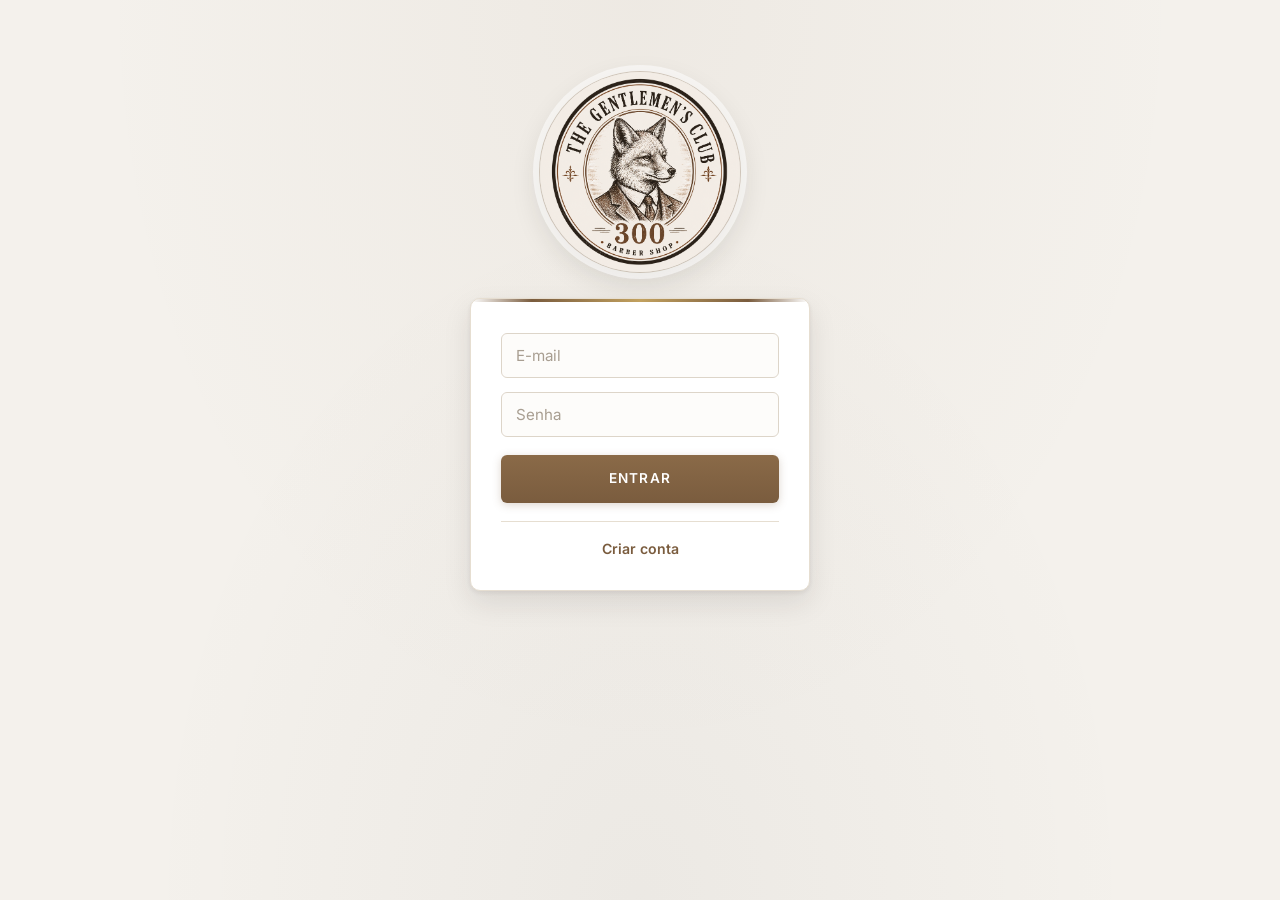
<file: index.html>
<!DOCTYPE html>
<html lang="pt-br">
<head>
  <meta charset="UTF-8" />
  <meta name="viewport" content="width=device-width, initial-scale=1" />
  <title>THE GENTLEMEN'S CLUB 300</title>
  <link rel="stylesheet" href="style.css" />
</head>
<body>
  <div class="login-container">
    <img src="logo.jpg" alt="The Gentlemen's Club 300 Barber Shop" class="logo logo-login" />
    <div class="card">
      <input type="email" id="email" placeholder="E-mail" />
      <input type="password" id="senha" placeholder="Senha" />
      <p class="erro" id="erro" style="display: none"></p>
      <button class="btn-primary" onclick="fazerLogin()">Entrar</button>
      <p class="link-secundario"><a href="cadastro.html">Criar conta</a></p>
    </div>
  </div>

  <script src="config.js"></script>
  <script>
    async function fazerLogin() {
      const email = document.getElementById("email").value.trim();
      const senha = document.getElementById("senha").value;
      const erroEl = document.getElementById("erro");
      erroEl.style.display = "none";

      try {
        const resposta = await fetch(`${API_URL}/login`, {
          method: "POST",
          headers: { "Content-Type": "application/json" },
          body: JSON.stringify({ email, senha }),
        });

        const dados = await resposta.json();

        if (!resposta.ok) {
          erroEl.textContent = dados.erro || "Erro ao fazer login";
          erroEl.style.display = "block";
          return;
        }

        salvarToken(dados.token, dados.nome);
        window.location.href = "clientes.html";
      } catch (e) {
        erroEl.textContent = "Não foi possível conectar ao servidor";
        erroEl.style.display = "block";
      }
    }

    // permite apertar Enter para logar
    document.getElementById("senha").addEventListener("keyup", (e) => {
      if (e.key === "Enter") fazerLogin();
    });
  </script>
</body>
</html>
</file>
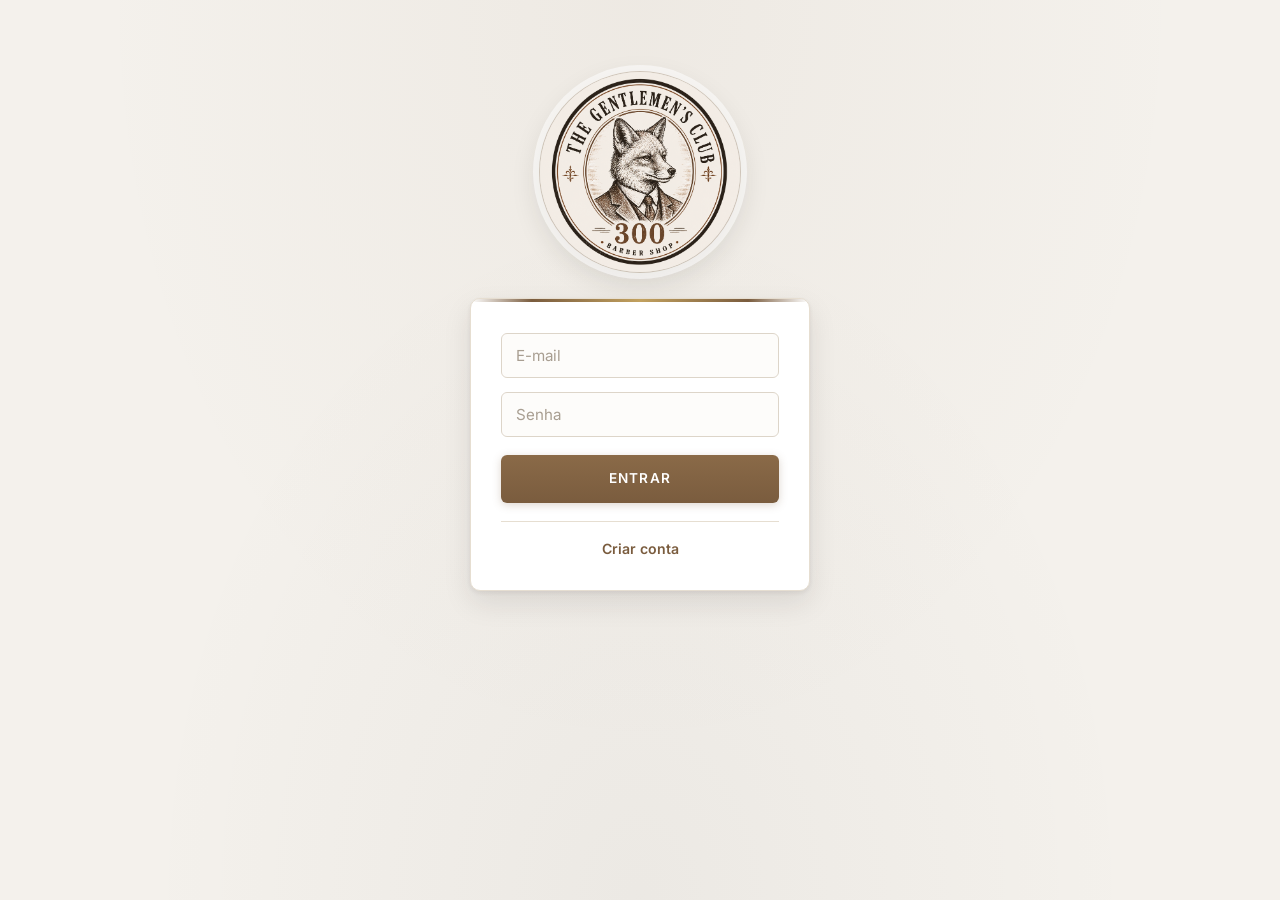
<file: agenda.html>
<!DOCTYPE html>
<html lang="pt-br">
<head>
  <meta charset="UTF-8" />
  <meta name="viewport" content="width=device-width, initial-scale=1" />
  <title>THE GENTLEMEN'S CLUB 300</title>
  <link rel="stylesheet" href="style.css" />
</head>
<body>
  <header>
    <img src="escrita.jpg" alt="The Gentlemen's Club 300 Barber Shop" class="logo logo-escrita" />
    <nav>
      <a href="clientes.html">Clientes</a>
      <a href="agenda.html">Agenda</a>
      <span id="saudacao-funcionario" class="saudacao"></span>
      <button onclick="logout()">Sair</button>
    </nav>
  </header>

  <main>
    <div class="card">
      <h2>Novo agendamento</h2>
      <div class="form-row">
        <select id="cliente_id"></select>
        <input type="text" id="servico" placeholder="Serviço (ex: Corte, Barba)" />
      </div>
      <div class="form-row form-row-data-horario">
        <div class="campo">
          <label for="data">Data</label>
          <input type="date" id="data" />
        </div>
        <div class="campo">
          <label for="horario">Horário</label>
          <input type="time" id="horario" />
        </div>
      </div>
      <p class="erro" id="erro" style="display: none"></p>
      <button class="btn-primary" onclick="criarAgendamento()">Agendar</button>
    </div>

    <div class="card">
      <h2>Agenda</h2>
      <div class="filtros">
        <label>Filtrar por data:</label>
        <input type="date" id="filtro-data" onchange="carregarAgendamentos()" />
        <button onclick="limparFiltro()">Ver todos</button>
      </div>
      <table>
        <thead>
          <tr>
            <th>Data</th>
            <th>Horário</th>
            <th>Cliente</th>
            <th>Serviço</th>
            <th>Status</th>
            <th>Ações</th>
          </tr>
        </thead>
        <tbody id="tabela-agenda"></tbody>
      </table>
    </div>
  </main>

  <script src="config.js"></script>
  <script src="agenda.js"></script>
  <script>
    mostrarSaudacaoFuncionario();
    marcarLinkAtivo();
  </script>
</body>
</html>
</file>
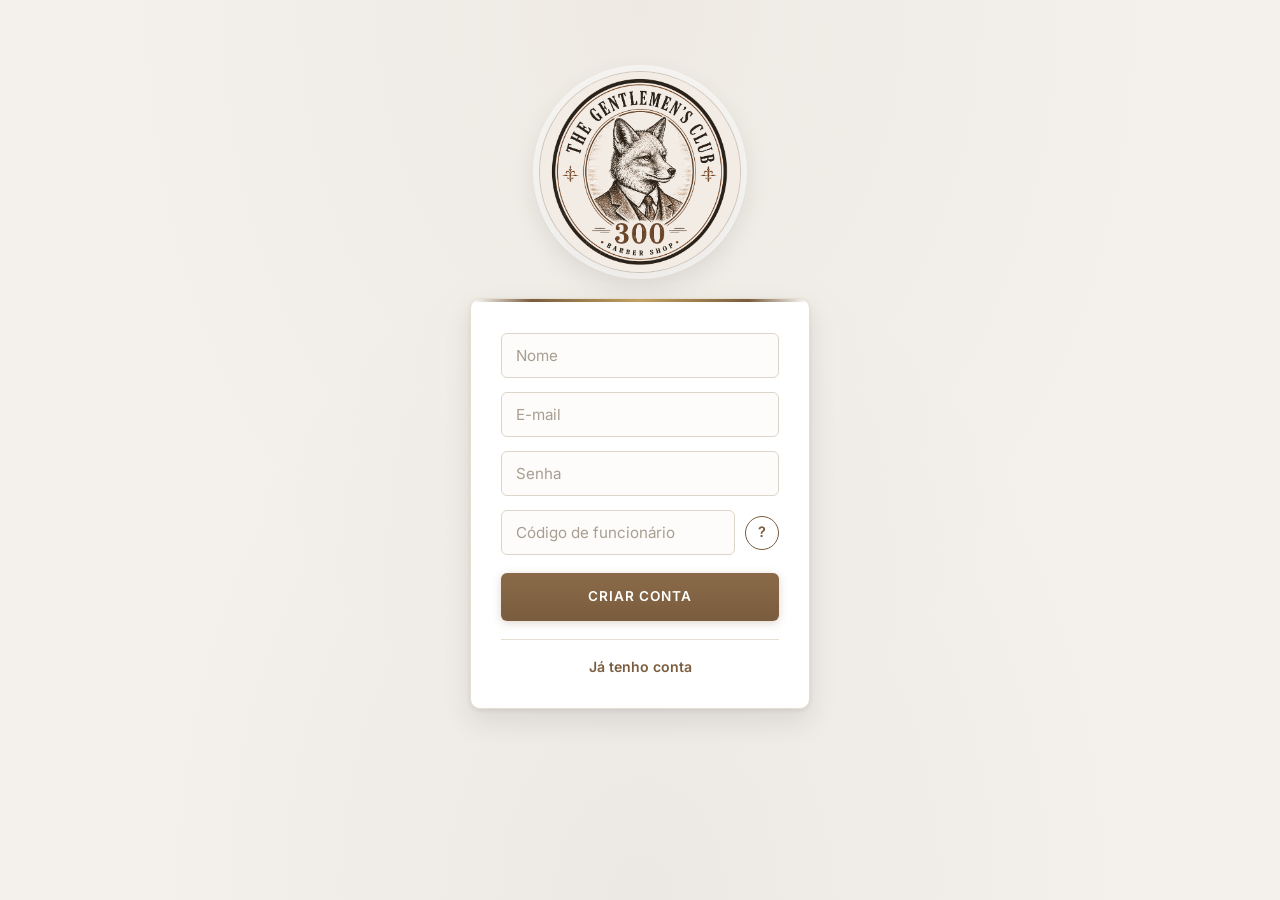
<file: cadastro.html>
<!DOCTYPE html>
<html lang="pt-br">
<head>
  <meta charset="UTF-8" />
  <meta name="viewport" content="width=device-width, initial-scale=1" />
  <title>THE GENTLEMEN'S CLUB 300</title>
  <link rel="stylesheet" href="style.css" />
</head>
<body>
  <div class="login-container">
    <img src="logo.jpg" alt="The Gentlemen's Club 300 Barber Shop" class="logo logo-login" />
    <div class="card">
      <input type="text" id="nome" placeholder="Nome" />
      <input type="email" id="email" placeholder="E-mail" />
      <input type="password" id="senha" placeholder="Senha" />

      <div class="campo-com-ajuda">
        <input type="text" id="codigo_funcionario" placeholder="Código de funcionário" />
        <button type="button" class="btn-ajuda" onclick="alternarAjuda()">?</button>
      </div>
      <p class="ajuda-texto" id="ajuda-texto" style="display: none">
        Apenas funcionários da barbearia podem criar conta. Insira o código
        fornecido pelo proprietário para confirmar seu vínculo com a barbearia.
        Para fins de teste/avaliação, o código é: barbearia300
      </p>

      <p class="erro" id="erro" style="display: none"></p>
      <button class="btn-primary" onclick="fazerCadastro()">Criar conta</button>
      <p class="link-secundario"><a href="index.html">Já tenho conta</a></p>
    </div>
  </div>

  <script src="config.js"></script>
  <script>
    function alternarAjuda() {
      const ajudaEl = document.getElementById("ajuda-texto");
      ajudaEl.style.display = ajudaEl.style.display === "none" ? "block" : "none";
    }

    async function fazerCadastro() {
      const nome = document.getElementById("nome").value.trim();
      const email = document.getElementById("email").value.trim();
      const senha = document.getElementById("senha").value;
      const codigo = document.getElementById("codigo_funcionario").value.trim();
      const erroEl = document.getElementById("erro");
      erroEl.style.display = "none";

      try {
        const resposta = await fetch(`${API_URL}/register`, {
          method: "POST",
          headers: { "Content-Type": "application/json" },
          body: JSON.stringify({ nome, email, senha, codigo }),
        });

        const dados = await resposta.json();

        if (!resposta.ok) {
          erroEl.textContent = dados.erro || "Erro ao criar conta";
          erroEl.style.display = "block";
          return;
        }

        window.location.href = "index.html";
      } catch (e) {
        erroEl.textContent = "Não foi possível conectar ao servidor";
        erroEl.style.display = "block";
      }
    }
  </script>
</body>
</html>
</file>
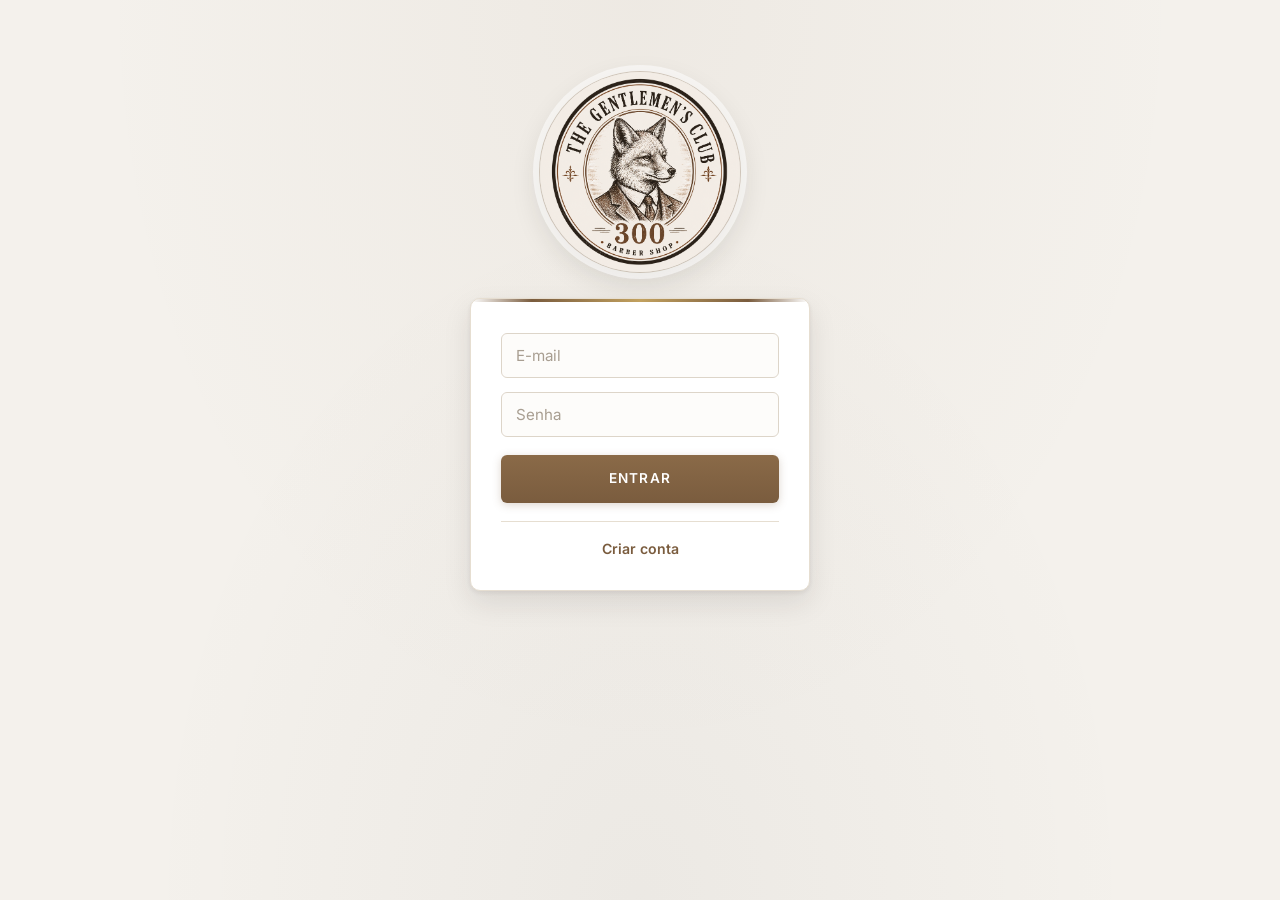
<file: clientes.html>
<!DOCTYPE html>
<html lang="pt-br">
<head>
  <meta charset="UTF-8" />
  <meta name="viewport" content="width=device-width, initial-scale=1" />
  <title>THE GENTLEMEN'S CLUB 300</title>
  <link rel="stylesheet" href="style.css" />
</head>
<body>
  <header>
    <img src="escrita.jpg" alt="The Gentlemen's Club 300 Barber Shop" class="logo logo-escrita" />
    <nav>
      <a href="clientes.html">Clientes</a>
      <a href="agenda.html">Agenda</a>
      <span id="saudacao-funcionario" class="saudacao"></span>
      <button onclick="logout()">Sair</button>
    </nav>
  </header>

  <main>
    <div class="card">
      <h2 id="titulo-form">Novo cliente</h2>
      <input type="hidden" id="cliente-id" />
      <div class="form-row">
        <input type="text" id="nome" placeholder="Nome" />
        <input type="email" id="email" placeholder="E-mail" />
      </div>
      <input type="text" id="observacoes" placeholder="Observações (opcional)" />
      <p class="erro" id="erro" style="display: none"></p>
      <button class="btn-primary" onclick="salvarCliente()">Salvar cliente</button>
    </div>

    <div class="card">
      <h2>Clientes cadastrados</h2>
      <table>
        <thead>
          <tr>
            <th>Nome</th>
            <th>E-mail</th>
            <th>Observações</th>
            <th>Ações</th>
          </tr>
        </thead>
        <tbody id="tabela-clientes"></tbody>
      </table>
    </div>
  </main>

  <script src="config.js"></script>
  <script src="clientes.js"></script>
  <script>
    mostrarSaudacaoFuncionario();
    marcarLinkAtivo();
  </script>
</body>
</html>
</file>
<file: style.css>
@import url("https://fonts.googleapis.com/css2?family=Playfair+Display:wght@500;600;700&family=Inter:wght@400;500;600&display=swap");

/* ==================== TOKENS ==================== */

:root {
  --tinta: #26211c;
  --couro: #7a5c3e;
  --couro-escuro: #5f472f;
  --creme: #f4f1ec;
  --papel: #ffffff;
  --dourado: #c2a15f;
  --dourado-claro: #d9c9a8;

  --texto: #2b2b2b;
  --texto-suave: #6f6559;
  --linha: #e6ded1;

  --fonte-titulo: "Playfair Display", Georgia, "Times New Roman", serif;
  --fonte-texto: "Inter", -apple-system, BlinkMacSystemFont, "Segoe UI", Arial,
    sans-serif;

  --sombra-sutil: 0 1px 2px rgba(38, 33, 28, 0.05),
    0 4px 16px rgba(38, 33, 28, 0.06);
  --sombra-media: 0 2px 4px rgba(38, 33, 28, 0.07),
    0 12px 28px rgba(38, 33, 28, 0.1);

  --raio: 10px;
  --transicao: 180ms cubic-bezier(0.4, 0, 0.2, 1);
}

/* ==================== BASE ==================== */

* {
  box-sizing: border-box;
}

body {
  font-family: var(--fonte-texto);
  font-size: 15px;
  line-height: 1.6;
  background-color: var(--creme);
  background-image: radial-gradient(
      ellipse at top,
      rgba(122, 92, 62, 0.05),
      transparent 60%
    ),
    radial-gradient(ellipse at bottom, rgba(38, 33, 28, 0.04), transparent 55%);
  background-attachment: fixed;
  margin: 0;
  color: var(--texto);
  -webkit-font-smoothing: antialiased;
}

::selection {
  background: var(--dourado-claro);
  color: var(--tinta);
}

button {
  font: inherit;
}

a:focus-visible,
button:focus-visible,
input:focus-visible,
select:focus-visible {
  outline: 2px solid var(--dourado);
  outline-offset: 2px;
}

/* ==================== HEADER ==================== */

header {
  background: linear-gradient(180deg, #2e2822, var(--tinta));
  color: var(--creme);
  padding: 4px 28px;
  display: flex;
  justify-content: space-between;
  align-items: center;
  gap: 20px;
  border-bottom: 1px solid rgba(194, 161, 95, 0.35);
  box-shadow: 0 2px 16px rgba(38, 33, 28, 0.18);
  position: sticky;
  top: 0;
  z-index: 10;
}

.logo {
  display: block;
}

/* o logo é um brasão circular: recortamos em círculo e emolduramos em dourado */
.logo-header {
  height: 80px;
  width: 80px;
  border-radius: 50%;
  object-fit: cover;
  box-shadow: 0 0 0 1px rgba(194, 161, 95, 0.55),
    0 2px 10px rgba(0, 0, 0, 0.35);
  transition: transform var(--transicao);
}

.logo-header:hover {
  transform: scale(1.04);
}

.logo-login {
  height: 200px;
  width: 200px;
  border-radius: 50%;
  object-fit: cover;
  margin: 0 auto 26px;
  box-shadow: 0 0 0 1px rgba(122, 92, 62, 0.3),
    0 0 0 7px rgba(255, 255, 255, 0.55), 0 10px 30px rgba(38, 33, 28, 0.14);
}

.logo-escrita {
  height: 94px;
  width: auto;
  object-fit: contain;
}

header nav {
  display: flex;
  align-items: center;
  gap: 4px;
}

header nav a {
  position: relative;
  color: rgba(244, 241, 236, 0.72);
  text-decoration: none;
  padding: 8px 12px;
  font-size: 0.78rem;
  font-weight: 500;
  letter-spacing: 0.09em;
  text-transform: uppercase;
  transition: color var(--transicao);
}

header nav a::after {
  content: "";
  position: absolute;
  left: 12px;
  right: 12px;
  bottom: 2px;
  height: 1px;
  background: var(--dourado);
  transform: scaleX(0);
  transform-origin: left;
  transition: transform var(--transicao);
}

header nav a:hover,
header nav a.ativo {
  color: var(--creme);
}

header nav a:hover::after,
header nav a.ativo::after {
  transform: scaleX(1);
}

header nav .saudacao {
  margin-left: 12px;
  padding-left: 16px;
  border-left: 1px solid rgba(244, 241, 236, 0.18);
  font-size: 0.85rem;
  color: var(--dourado-claro);
  white-space: nowrap;
}

header nav .saudacao:empty {
  display: none;
}

header button {
  background: transparent;
  border: 1px solid rgba(244, 241, 236, 0.4);
  color: var(--creme);
  padding: 7px 16px;
  border-radius: 6px;
  font-size: 0.78rem;
  font-weight: 500;
  letter-spacing: 0.06em;
  text-transform: uppercase;
  cursor: pointer;
  margin-left: 16px;
  transition: background var(--transicao), color var(--transicao),
    border-color var(--transicao);
}

header button:hover {
  background: var(--creme);
  border-color: var(--creme);
  color: var(--tinta);
}

/* ==================== LAYOUT ==================== */

main {
  max-width: 920px;
  margin: 40px auto 64px;
  padding: 0 20px;
}

.card {
  background: var(--papel);
  border: 1px solid var(--linha);
  border-radius: var(--raio);
  padding: 30px;
  box-shadow: var(--sombra-sutil);
  margin-bottom: 24px;
  animation: surgir 380ms cubic-bezier(0.4, 0, 0.2, 1) both;
}

@keyframes surgir {
  from {
    opacity: 0;
    transform: translateY(8px);
  }
  to {
    opacity: 1;
    transform: none;
  }
}

.card h2 {
  font-family: var(--fonte-titulo);
  font-size: 1.3rem;
  font-weight: 600;
  color: var(--tinta);
  margin: 0;
}

.card h2::after {
  content: "";
  display: block;
  width: 44px;
  height: 2px;
  margin: 10px 0 22px;
  background: linear-gradient(90deg, var(--couro), var(--dourado));
  border-radius: 2px;
}

.login-container .card {
  text-align: center;
}

.login-container .card h2::after {
  margin-left: auto;
  margin-right: auto;
}

/* ==================== LOGIN / CADASTRO ==================== */

.login-container {
  max-width: 380px;
  margin: 72px auto;
  padding: 0 20px;
  text-align: center;
}

.login-container .card {
  position: relative;
  overflow: hidden;
  padding-top: 34px;
  box-shadow: var(--sombra-media);
}

.login-container .card::before {
  content: "";
  position: absolute;
  top: 0;
  left: 0;
  right: 0;
  height: 3px;
  background: linear-gradient(
    90deg,
    transparent,
    var(--couro) 18%,
    var(--dourado) 50%,
    var(--couro) 82%,
    transparent
  );
}

/* ==================== FORMULÁRIOS ==================== */

input,
select {
  width: 100%;
  padding: 12px 14px;
  margin-bottom: 14px;
  border: 1px solid #ddd5c9;
  border-radius: 6px;
  font-family: inherit;
  font-size: 0.95rem;
  color: var(--texto);
  background: #fdfcfa;
  transition: border-color var(--transicao), box-shadow var(--transicao),
    background var(--transicao);
}

input::placeholder {
  color: #a89e91;
}

/* Safari no iOS impõe a date e time uma altura nativa bem maior que a dos
   demais campos e só respeita height com appearance:none. Os 50px igualam
   esses campos aos outros inputs (que dão ~50px com o padding padrão). */
input[type="date"],
input[type="time"] {
  -webkit-appearance: none;
  appearance: none;
  height: 50px;
  line-height: 1.5;
}

/* data/hora atuais preenchidas por padrão: ficam em tom suave até o
   funcionário escolher outro valor */
input.valor-padrao,
input.valor-padrao::-webkit-datetime-edit {
  color: #a89e91;
}

input:hover,
select:hover {
  border-color: #c9bda9;
}

input:focus,
select:focus {
  outline: none;
  background: var(--papel);
  border-color: var(--couro);
  box-shadow: 0 0 0 3px rgba(122, 92, 62, 0.14);
}

select {
  appearance: none;
  -webkit-appearance: none;
  padding-right: 36px;
  cursor: pointer;
  background-image: url("data:image/svg+xml,%3Csvg xmlns='http://www.w3.org/2000/svg' width='12' height='8' viewBox='0 0 12 8'%3E%3Cpath d='M1 1.5 6 6.5 11 1.5' fill='none' stroke='%237a5c3e' stroke-width='1.6' stroke-linecap='round' stroke-linejoin='round'/%3E%3C/svg%3E");
  background-repeat: no-repeat;
  background-position: right 13px center;
}

.form-row {
  display: flex;
  gap: 14px;
}

.form-row > * {
  flex: 1;
  min-width: 0;
}

.campo {
  display: flex;
  flex-direction: column;
  min-width: 0;
}

.campo label {
  font-size: 0.72rem;
  font-weight: 600;
  letter-spacing: 0.08em;
  text-transform: uppercase;
  color: var(--texto-suave);
  margin-bottom: 6px;
}

/* ==================== BOTÕES ==================== */

button.btn-primary {
  width: 100%;
  padding: 13px;
  margin-top: 4px;
  background: linear-gradient(180deg, #8a6a48, var(--couro));
  color: #fff;
  border: none;
  border-radius: 6px;
  font-size: 0.85rem;
  font-weight: 600;
  letter-spacing: 0.08em;
  text-transform: uppercase;
  cursor: pointer;
  box-shadow: 0 2px 8px rgba(122, 92, 62, 0.25);
  transition: background var(--transicao), box-shadow var(--transicao),
    transform var(--transicao);
}

button.btn-primary:hover {
  background: linear-gradient(180deg, var(--couro), var(--couro-escuro));
  box-shadow: 0 6px 18px rgba(122, 92, 62, 0.32);
  transform: translateY(-1px);
}

button.btn-primary:active {
  transform: translateY(0);
  box-shadow: 0 1px 4px rgba(122, 92, 62, 0.25);
}

.link-secundario {
  margin: 18px 0 0;
  padding-top: 16px;
  border-top: 1px solid var(--linha);
  font-size: 0.88rem;
  color: var(--texto-suave);
}

.link-secundario a {
  color: var(--couro);
  text-decoration: none;
  font-weight: 600;
  border-bottom: 1px solid transparent;
  transition: border-color var(--transicao), color var(--transicao);
}

.link-secundario a:hover {
  color: var(--couro-escuro);
  border-bottom-color: var(--couro);
}

/* ==================== CAMPO COM AJUDA ==================== */

.campo-com-ajuda {
  display: flex;
  gap: 10px;
  align-items: center;
  margin-bottom: 14px;
}

.campo-com-ajuda input {
  margin-bottom: 0;
}

.btn-ajuda {
  flex-shrink: 0;
  width: 34px;
  height: 34px;
  margin-bottom: 0;
  border-radius: 50%;
  border: 1px solid var(--couro);
  background: transparent;
  color: var(--couro);
  font-weight: 600;
  font-size: 0.9rem;
  line-height: 1;
  cursor: pointer;
  transition: background var(--transicao), color var(--transicao),
    transform var(--transicao);
}

.btn-ajuda:hover {
  background: var(--couro);
  color: #fff;
  transform: scale(1.06);
}

.ajuda-texto {
  text-align: left;
  background: var(--creme);
  border: 1px solid var(--linha);
  border-left: 3px solid var(--couro);
  padding: 12px 14px;
  font-size: 0.85rem;
  line-height: 1.55;
  color: var(--texto-suave);
  margin: 0 0 14px;
  border-radius: 6px;
  animation: aparecer 220ms ease both;
}

@keyframes aparecer {
  from {
    opacity: 0;
    transform: translateY(-4px);
  }
  to {
    opacity: 1;
    transform: none;
  }
}

/* ==================== ERRO ==================== */

.erro {
  text-align: left;
  color: #8f2c22;
  background: #fbeeec;
  border: 1px solid #f0d3ce;
  border-radius: 6px;
  padding: 10px 13px;
  font-size: 0.87rem;
  margin: 0 0 14px;
  animation: aparecer 220ms ease both;
}

/* ==================== TABELAS ==================== */

table {
  width: 100%;
  border-collapse: collapse;
}

th,
td {
  text-align: left;
  padding: 13px 12px;
  border-bottom: 1px solid #f0ece4;
}

th {
  color: var(--texto-suave);
  font-size: 0.72rem;
  font-weight: 600;
  letter-spacing: 0.1em;
  text-transform: uppercase;
  border-bottom: 1px solid var(--linha);
  padding-bottom: 10px;
}

td {
  font-size: 0.92rem;
}

tbody tr {
  transition: background var(--transicao);
}

tbody tr:hover {
  background: #faf8f4;
}

tbody tr:last-child td {
  border-bottom: none;
}

/* ==================== AÇÕES DA TABELA ==================== */

.acoes {
  display: flex;
  align-items: center;
  gap: 8px;
  white-space: nowrap;
}

.acoes button {
  margin-right: 0;
  padding: 6px 13px;
  border: 1px solid transparent;
  border-radius: 6px;
  cursor: pointer;
  font-size: 0.8rem;
  font-weight: 500;
  transition: background var(--transicao), border-color var(--transicao),
    color var(--transicao);
}

.acoes select {
  width: auto;
  margin-bottom: 0;
  padding: 6px 30px 6px 11px;
  font-size: 0.8rem;
  background-position: right 10px center;
}

.btn-editar {
  background: #efe7db;
  color: var(--couro-escuro);
  border-color: #e3d7c5;
}

.btn-editar:hover {
  background: var(--couro);
  border-color: var(--couro);
  color: #fff;
}

.btn-remover {
  background: #f8e9e6;
  color: #8f2c22;
  border-color: #f0d3ce;
}

.btn-remover:hover {
  background: #8f2c22;
  border-color: #8f2c22;
  color: #fff;
}

/* ==================== STATUS ==================== */

.status {
  padding: 4px 11px;
  border-radius: 999px;
  font-size: 0.72rem;
  font-weight: 600;
  letter-spacing: 0.04em;
  text-transform: uppercase;
  display: inline-block;
  border: 1px solid transparent;
}

.status-agendado {
  background: #e7eef6;
  color: #2a5b86;
  border-color: #cfdeee;
}

.status-concluido {
  background: #e2f0e6;
  color: #2c6b45;
  border-color: #c8e3d1;
}

.status-cancelado {
  background: #f8e9e6;
  color: #8f2c22;
  border-color: #f0d3ce;
}

.status-nao_compareceu {
  background: #f3ead7;
  color: #7d6608;
  border-color: #e6d8ba;
}

/* ==================== FILTROS ==================== */

.filtros {
  display: flex;
  gap: 12px;
  margin-bottom: 20px;
  align-items: center;
  flex-wrap: wrap;
}

.filtros label {
  font-size: 0.72rem;
  font-weight: 600;
  letter-spacing: 0.1em;
  text-transform: uppercase;
  color: var(--texto-suave);
}

.filtros input,
.filtros select {
  margin-bottom: 0;
  width: auto;
  padding: 9px 12px;
  font-size: 0.9rem;
}

.filtros button {
  padding: 9px 16px;
  border: 1px solid #ddd5c9;
  border-radius: 6px;
  background: transparent;
  color: var(--couro);
  font-size: 0.8rem;
  font-weight: 500;
  cursor: pointer;
  transition: background var(--transicao), border-color var(--transicao),
    color var(--transicao);
}

.filtros button:hover {
  background: var(--couro);
  border-color: var(--couro);
  color: #fff;
}

/* ==================== RESPONSIVO ==================== */

@media (max-width: 720px) {
  header {
    flex-direction: column;
    justify-content: center;
    padding: 10px 16px 12px;
    gap: 8px;
  }

  header nav {
    justify-content: center;
    flex-wrap: wrap;
    row-gap: 4px;
  }

  header nav a {
    padding: 8px 10px;
    font-size: 0.72rem;
  }

  header nav .saudacao {
    margin-left: 8px;
    padding-left: 10px;
    font-size: 0.78rem;
  }

  header button {
    margin-left: 10px;
    padding: 6px 12px;
  }

  .logo-header {
    height: 56px;
    width: 56px;
  }

  .logo-escrita {
    height: 54px;
  }

  .login-container {
    margin: 36px auto;
  }

  .logo-login {
    height: 130px;
    width: 130px;
    margin-bottom: 18px;
  }

  main {
    margin: 24px auto 40px;
  }

  .card {
    padding: 22px 18px;
  }

  .form-row {
    flex-direction: column;
    gap: 0;
  }

  table {
    display: block;
    overflow-x: auto;
    white-space: nowrap;
  }
}

/* celulares: logos maiores e mais legíveis, sem quebrar o header */
@media (max-width: 600px) {
  .logo-login {
    height: 212px;
    width: 212px;
  }

  .logo-escrita {
    height: 92px;
  }

  .form-row {
    flex-direction: column;
  }

  .form-row > * {
    width: 100%;
  }

  /* Data e Horário continuam lado a lado, mais compacto que empilhado */
  .form-row.form-row-data-horario {
    flex-direction: row;
    gap: 16px;
  }

  /* Safari no iOS distorce/esconde o valor de date e time com fonte < 16px
     e aplica zoom automático ao focar */
  input[type="date"],
  input[type="time"] {
    font-size: 16px;
  }

  /* sem isso o campo do filtro fica um sliver: width:auto + campo vazio
     deixa a largura intrínseca perto de zero no celular */
  .filtros input[type="date"] {
    flex: 1;
    min-width: 140px;
  }
}

@media (max-width: 380px) {
  header nav a {
    padding: 7px 8px;
    font-size: 0.68rem;
  }

  header nav .saudacao {
    width: 100%;
    margin-left: 0;
    padding-left: 0;
    border-left: none;
    text-align: center;
    order: 3;
  }

  header button {
    margin-left: 8px;
  }

  .logo-login {
    height: 200px;
    width: 200px;
  }

  .logo-escrita {
    height: 82px;
  }
}

/* ==================== ACESSIBILIDADE ==================== */

@media (prefers-reduced-motion: reduce) {
  *,
  *::before,
  *::after {
    animation-duration: 0.01ms !important;
    animation-iteration-count: 1 !important;
    transition-duration: 0.01ms !important;
  }
}
</file>
